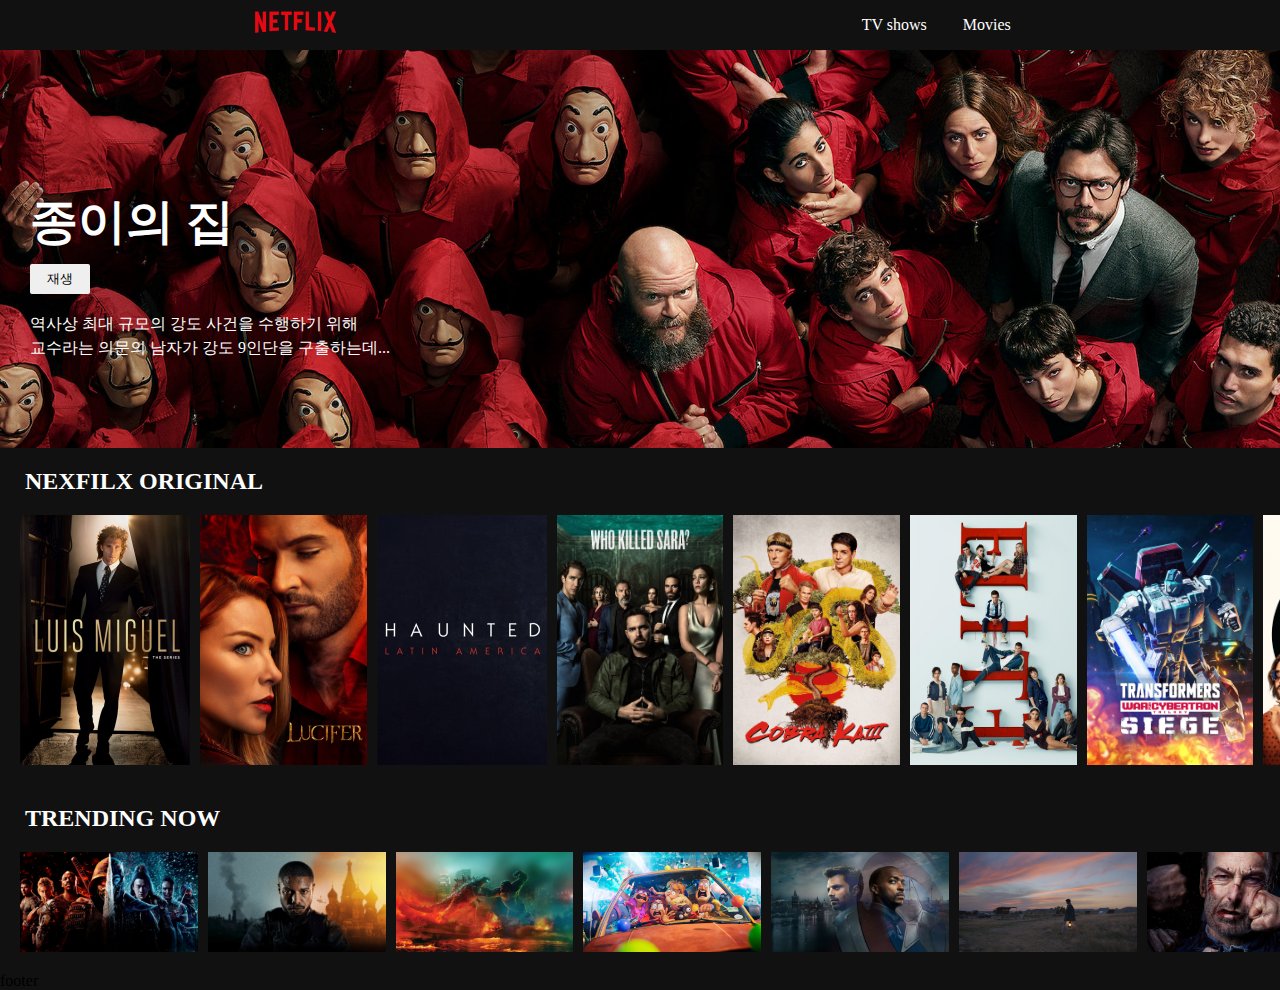
<file: index.html>
<!DOCTYPE html>
<html lang="en">
<head>
    <meta charset="UTF-8">
    <meta name="viewport" content="width=device-width, initial-scale=1.0">
    <title>Netfilx Clone</title>
    <link rel="stylesheet" href="styles.css" />
</head>
<body>
    <header>
        <nav class="navbar">
            <div class="logo">
                <a href="/">
                    <img id="logo" src="./img/netflix-logo.png" alt="netfilx logo">
                </a>
            </div>
            <ul>
                <li><a href="#">TV shows</a></li>
                <li><a href="#">Movies</a></li>
            </ul>
        </nav>
    </header>
    <main>
        <div class="banner">
            <div class="banner_contents">
                <h1 class="banner_title">종이의 집</h1>
                <div class="banner_btn">
                    <button>재생</button>
                </div>
                <p class="banner_descriptions">
                    역사상 최대 규모의 강도 사건을 수행하기 위해
                    <br />
                    교수라는 의문의 남자가 강도 9인단을 구출하는데...
                    </p>
            </div>
        </div>
        <div class="row">
            <h2>NEXFILX ORIGINAL</h2>
            <div class="row_posters">
                <img 
                    src="./img/large-movie1.jpg"
                    alt="NEXFILX ORIGINAL large movie1"
                    class="row_poster row_posterLarge"
                >
                <img 
                    src="./img/large-movie2.jpg"
                    alt="NEXFILX ORIGINAL large movie1"
                    class="row_poster row_posterLarge"
                >
                <img 
                    src="./img/large-movie3.jpg"
                    alt="NEXFILX ORIGINAL large movie1"
                    class="row_poster row_posterLarge"
                >
                <img 
                    src="./img/large-movie4.jpg"
                    alt="NEXFILX ORIGINAL large movie1"
                    class="row_poster row_posterLarge"
                >
                <img 
                    src="./img/large-movie5.jpg"
                    alt="NEXFILX ORIGINAL large movie1"
                    class="row_poster row_posterLarge"
                >
                <img 
                    src="./img/large-movie6.jpg"
                    alt="NEXFILX ORIGINAL large movie1"
                    class="row_poster row_posterLarge"
                >
                <img 
                    src="./img/large-movie7.jpg"
                    alt="NEXFILX ORIGINAL large movie1"
                    class="row_poster row_posterLarge"
                >
                <img 
                    src="./img/large-movie8.jpg"
                    alt="NEXFILX ORIGINAL large movie1"
                    class="row_poster row_posterLarge"
                >
                <img 
                    src="./img/large-movie1.jpg"
                    alt="NEXFILX ORIGINAL large movie1"
                    class="row_poster row_posterLarge"
                >
            </div>
        </div>
        <div class="row">
            <h2>TRENDING NOW</h2>
            <div class="row_posters">
                <img 
                    src="/img/small-movie1.jpg"
                    alt="TRENDING NOW movie1"
                    class="row_poster"
                />
                <img 
                    src="/img/small-movie2.jpg"
                    alt="TRENDING NOW movie1"
                    class="row_poster"
                />
                <img 
                    src="/img/small-movie3.jpg"
                    alt="TRENDING NOW movie1"
                    class="row_poster"
                />
                <img 
                    src="/img/small-movie4.jpg"
                    alt="TRENDING NOW movie1"
                    class="row_poster"
                />
                <img 
                    src="/img/small-movie5.jpg"
                    alt="TRENDING NOW movie1"
                    class="row_poster"
                />
                <img 
                    src="/img/small-movie6.jpg"
                    alt="TRENDING NOW movie1"
                    class="row_poster"
                />
                <img 
                    src="/img/small-movie7.jpg"
                    alt="TRENDING NOW movie1"
                    class="row_poster"
                />
                <img 
                    src="/img/small-movie1.jpg"
                    alt="TRENDING NOW movie1"
                    class="row_poster"
                />
            </div>
        </div>
    </main>
    <footer>
        footer
    </footer>
</body>
</html>
</file>
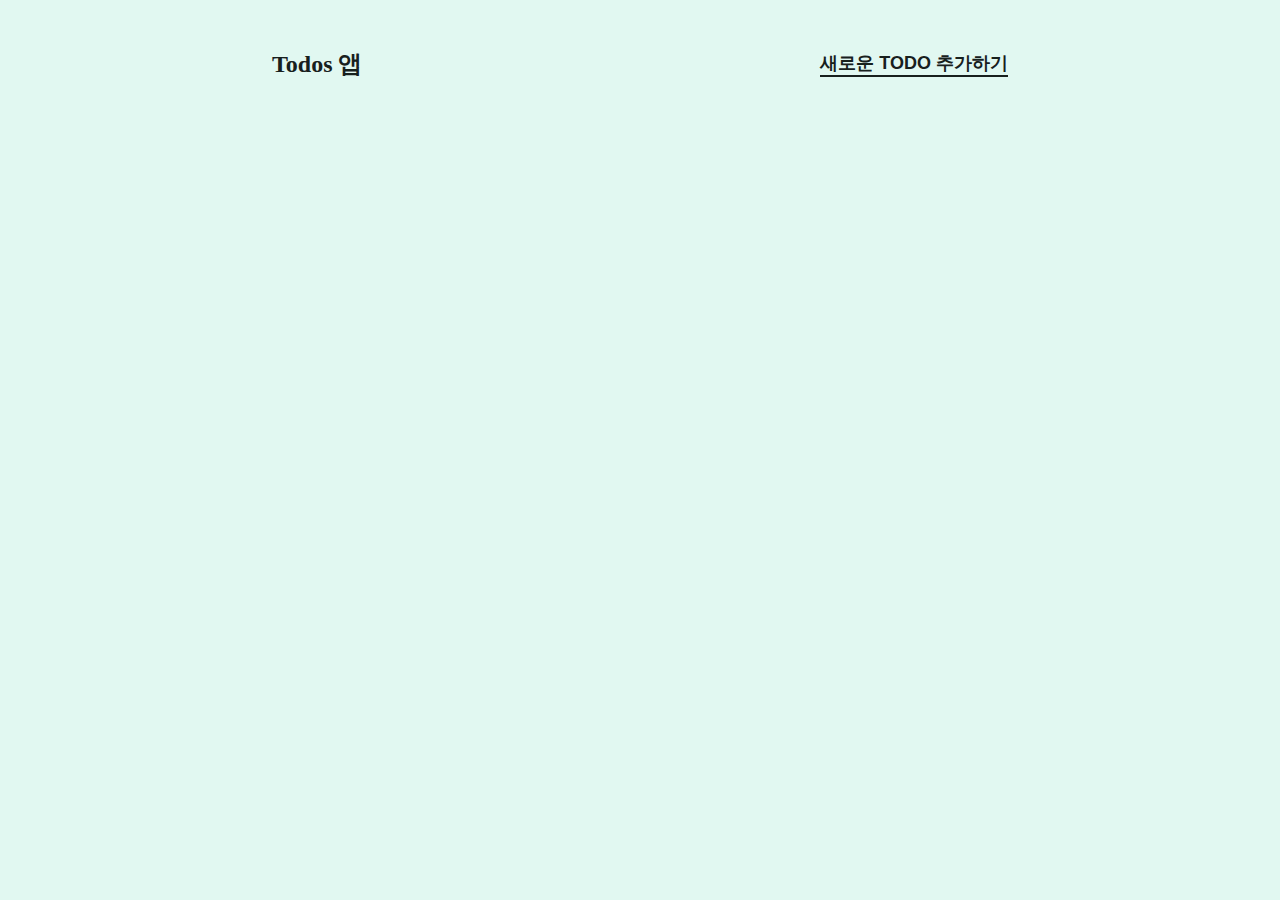
<file: 02.todo/index.html>
<!DOCTYPE html>
<html lang="en">
<head>
    <meta charset="UTF-8">
    <meta name="viewport" content="width=device-width, initial-scale=1.0">
    <title>ToDo</title>
    <link
      href="https://fonts.googleapis.com/icon?family=Material+Icons"
      rel="stylesheet"
    />
    <link href="./styles.css" rel="stylesheet" />
</head>
<body>
    <div class="app">
        <header>
            <h1>Todos 앱</h1>
            <button id="create-btn">새로운 TODO 추가하기</button>
        </header>
        <div class="todo-list" id="list">
        </div>
        <!-- <div class="todoContent">
            <input type="checkbox" />
            <input 
                type="text"
                class="content"
                placeholder="할일을 작성해주세요" 
                style="
                        /* padding: 5px;
                        border: none; 
                        border-bottom: #fff solid 2px;
                        background-color: transparent;
                        outline: none; */
                        "
                />
                <button class="material-icons" >edit</button>
                <button class="material-icons remove-btn">remove_circle</button>
        </div> -->
    </div>
    <script src="./script.js"></script>
</body>
</html>
</file>
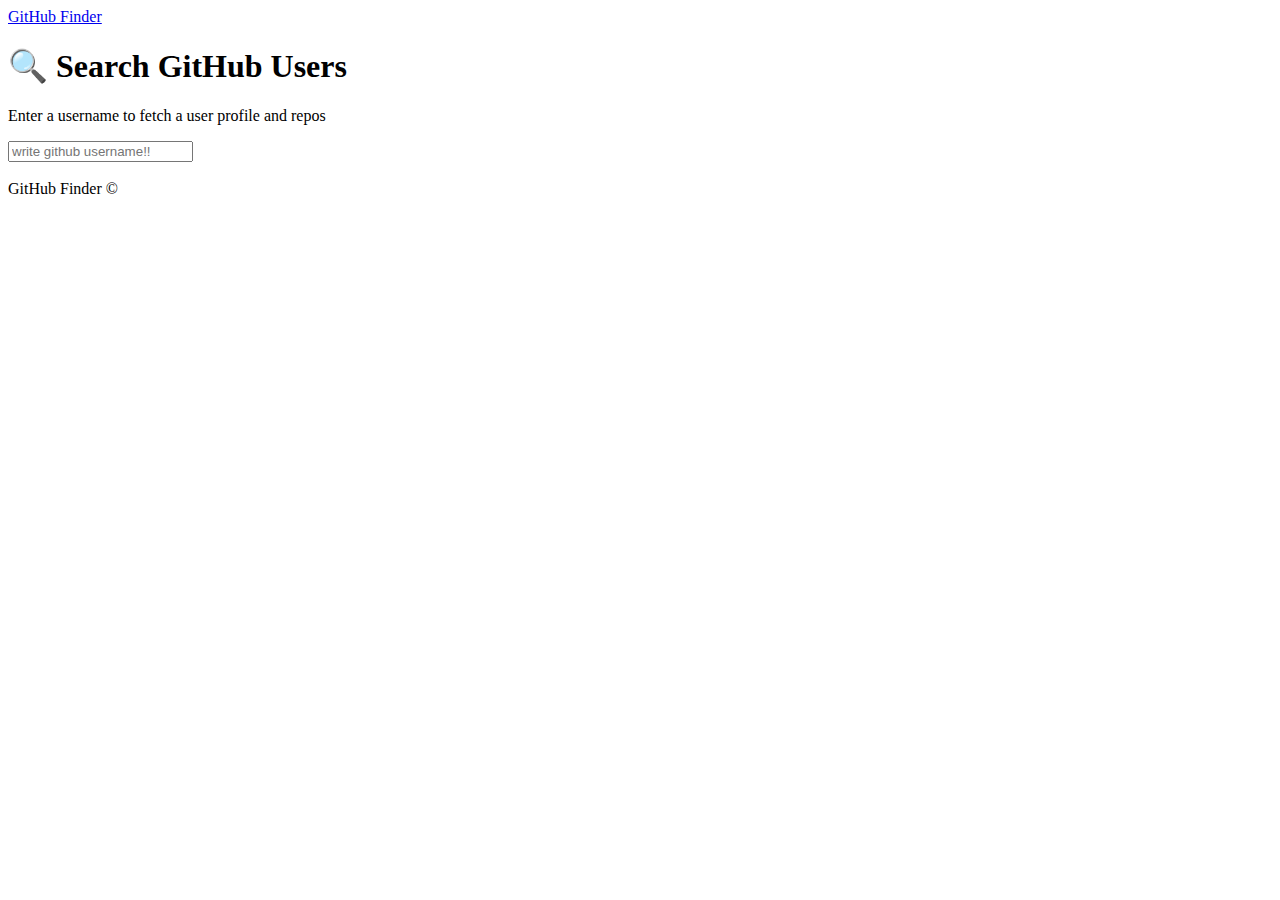
<file: 03.githubFinder/index.html>
<!DOCTYPE html>
<html lang="en">
<head>
    <meta charset="UTF-8">
    <meta name="viewport" content="width=device-width, initial-scale=1.0">
    <meta http-equiv="X-UA-Compatible" content="ie=edge">
    <!-- <link rel="stylesheet" href="./styles.css" /> -->
    <link rel="stylesheet" href="https://bootswatch.com/4/litera/bootstrap.min.css">
    <title>Github-Finder - flee</title>
</head>
<body>
    <nav class="navbar navbar-dark bg-primary mb-3">
        <div class="container">
            <a href="#" class="navbar-brand">GitHub Finder</a>
        </div>
    </nav>

    <div class="container searchContainer">
        <div class="search card card-body">
            <h1>🔍 Search GitHub Users</h1>
            <p class="lead"> Enter a username to fetch a user profile and repos</p>
            <input type="text" id="'searchUser" class="form-control" placeholder="write github username!!"/>
        </div>

        <br />

        <div id="profile"></div>
    </div>

    <footer class="mt-5 p-3 text-center bg-light">
        GitHub Finder &copy;
    </footer>

    <script src="https://code.jquery.com/jquery-3.2.1.slim.min.js" integrity="sha384-KJ3o2DKtIkvYIK3UENzmM7KCkRr/rE9/Qpg6aAZGJwFDMVNA/GpGFF93hXpG5KkN" crossorigin="anonymous"></script>
    <script src="https://cdnjs.cloudflare.com/ajax/libs/popper.js/1.12.3/umd/popper.min.js" integrity="sha384-vFJXuSJphROIrBnz7yo7oB41mKfc8JzQZiCq4NCceLEaO4IHwicKwpJf9c9IpFgh" crossorigin="anonymous"></script>
    <script src="https://maxcdn.bootstrapcdn.com/bootstrap/4.0.0-beta.2/js/bootstrap.min.js" integrity="sha384-alpBpkh1PFOepccYVYDB4do5UnbKysX5WZXm3XxPqe5iKTfUKjNkCk9SaVuEZflJ" crossorigin="anonymous"></script>

    <script src="github.js"></script>
    <script src="ui.js"></script>
    <script src="app.js"></script>
</body>
</body>
</html>
</file>
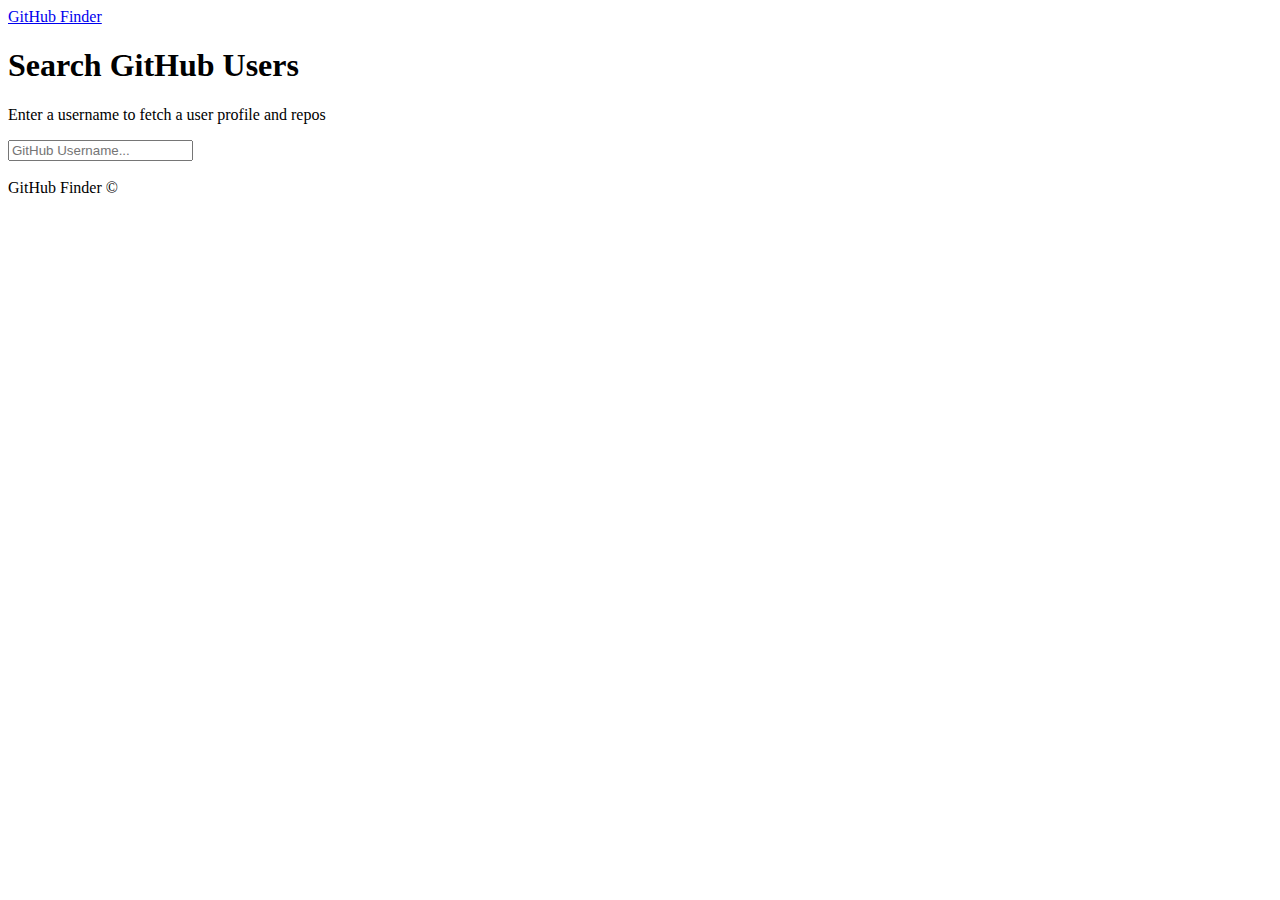
<file: 4.js-githubfinder-app/index.html>
<!DOCTYPE html>
<html lang="en">
<head>
  <meta charset="UTF-8">
  <meta name="viewport" content="width=device-width, initial-scale=1.0">
  <meta http-equiv="X-UA-Compatible" content="ie=edge">
  <link rel="stylesheet" href="https://bootswatch.com/4/litera/bootstrap.min.css">
  <title>GitHub Finder</title>
</head>
<body>
  <nav class="navbar navbar-dark bg-primary mb-3">
    <div class="container">
      <a href="#" class="navbar-brand">GitHub Finder</a>
    </div>
  </nav>
  <div class="container searchContainer">
    <div class="search card card-body">
      <h1>Search GitHub Users</h1>
      <p class="lead">Enter a username to fetch a user profile and repos</p>
      <input type="text" id="searchUser" class="form-control" placeholder="GitHub Username...">
    </div>
    <br>
    <div id="profile"></div>
  </div>

  <footer class="mt-5 p-3 text-center bg-light">
    GitHub Finder &copy;
  </footer>
  
  <script src="https://code.jquery.com/jquery-3.2.1.slim.min.js" integrity="sha384-KJ3o2DKtIkvYIK3UENzmM7KCkRr/rE9/Qpg6aAZGJwFDMVNA/GpGFF93hXpG5KkN" crossorigin="anonymous"></script>
  <script src="https://cdnjs.cloudflare.com/ajax/libs/popper.js/1.12.3/umd/popper.min.js" integrity="sha384-vFJXuSJphROIrBnz7yo7oB41mKfc8JzQZiCq4NCceLEaO4IHwicKwpJf9c9IpFgh" crossorigin="anonymous"></script>
  <script src="https://maxcdn.bootstrapcdn.com/bootstrap/4.0.0-beta.2/js/bootstrap.min.js" integrity="sha384-alpBpkh1PFOepccYVYDB4do5UnbKysX5WZXm3XxPqe5iKTfUKjNkCk9SaVuEZflJ" crossorigin="anonymous"></script>

  <script src="github.js"></script>
  <script src="ui.js"></script>
  <script src="app.js"></script>
</body>
</html>
</file>
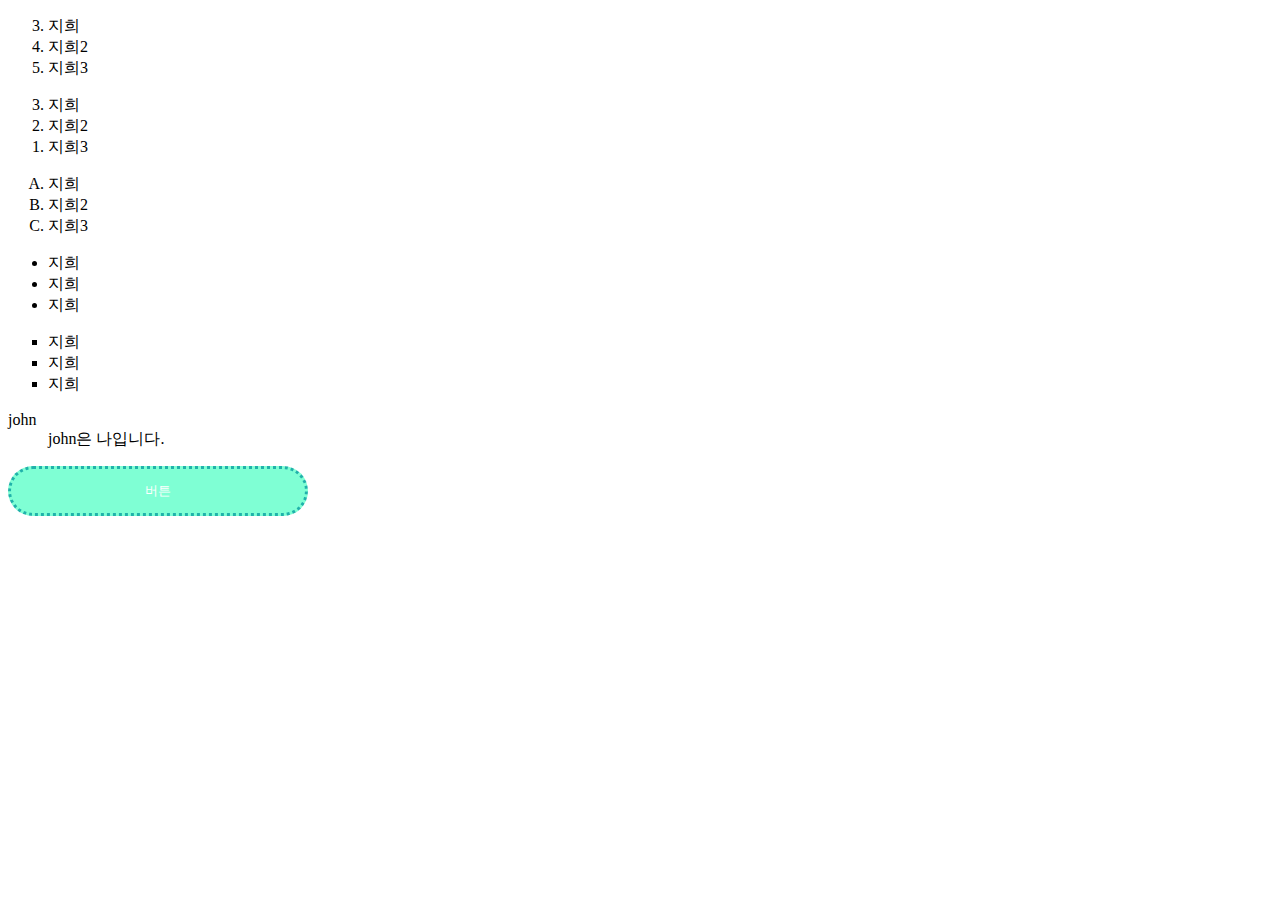
<file: htmlCss/3.basic-03/index.html>
<!DOCTYPE html>
<html lang="en">
<head>
    <meta charset="UTF-8">
    <meta name="viewport" content="width=device-width, initial-scale=1.0">
    <title>Document</title>
    <style>
        button{
            background-color: aquamarine;
            color: white;
            height: 50px;
            width: 300px;
            border: none;
            border-radius: 35px;
            cursor: pointer;
            border-color: lightseagreen;
            border-style: dotted;
            border-width: 3px;
        }
    </style>
</head>
<body>
    <ol start="3">
        <li>지희</li>
        <li>지희2</li>
        <li>지희3</li>
    </ol>
    <ol reversed>
        <li>지희</li>
        <li>지희2</li>
        <li>지희3</li>
    </ol>
    <ol type="A">
        <li>지희</li>
        <li>지희2</li>
        <li>지희3</li>
    </ol>
    <ul>
        <li>지희</li>
        <li>지희</li>
        <li>지희</li>
    </ul>
    <ul type="square">
        <li>지희</li>
        <li>지희</li>
        <li>지희</li>
    </ul>
    <dl>
        <dt>john</dt>
        <dd>john은 나입니다.</dd>
    </dl>

    <button>버튼</button>
</body>
</html>
</file>
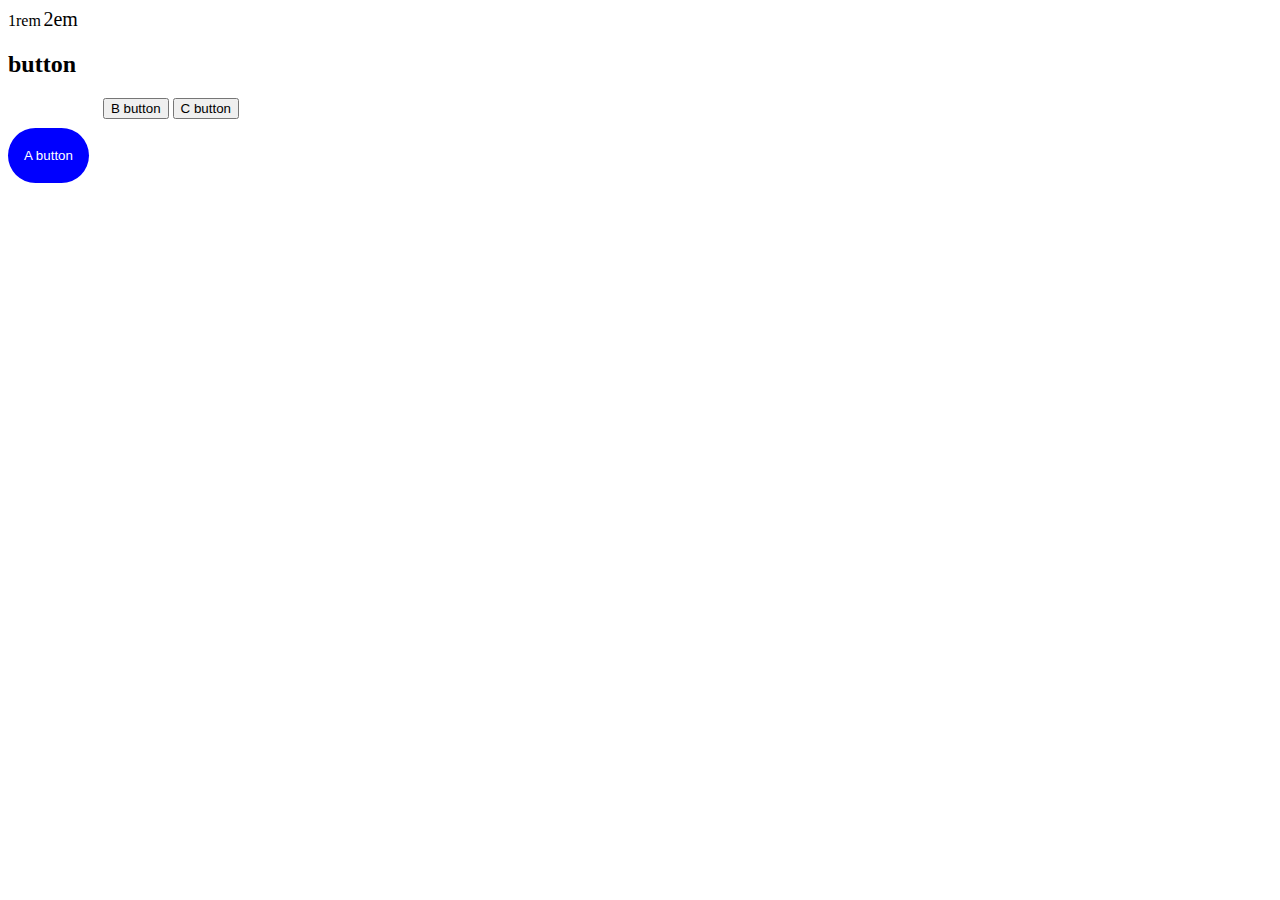
<file: htmlCss/5.basic-05/index.html>
<!DOCTYPE html>
<html lang="en">
<head lang="en" style="font-size: 25px;">
    <meta charset="UTF-8">
    <meta name="viewport" content="width=device-width, initial-scale=1.0">
    <title>Document</title>
    <link rel="stylesheet" href="./styles.css"/>
</head>
<body>
    <div style="font-size: 10px;">
        <span style="font-size: 1rem;">1rem</span>
        <span style="font-size: 2em;">2em</span>
    </div>

    <h2>button</h2>
    <button class="a-button">A button</button>
    <button>B button</button>
    <button>C button</button>
</body>
</html>
</file>
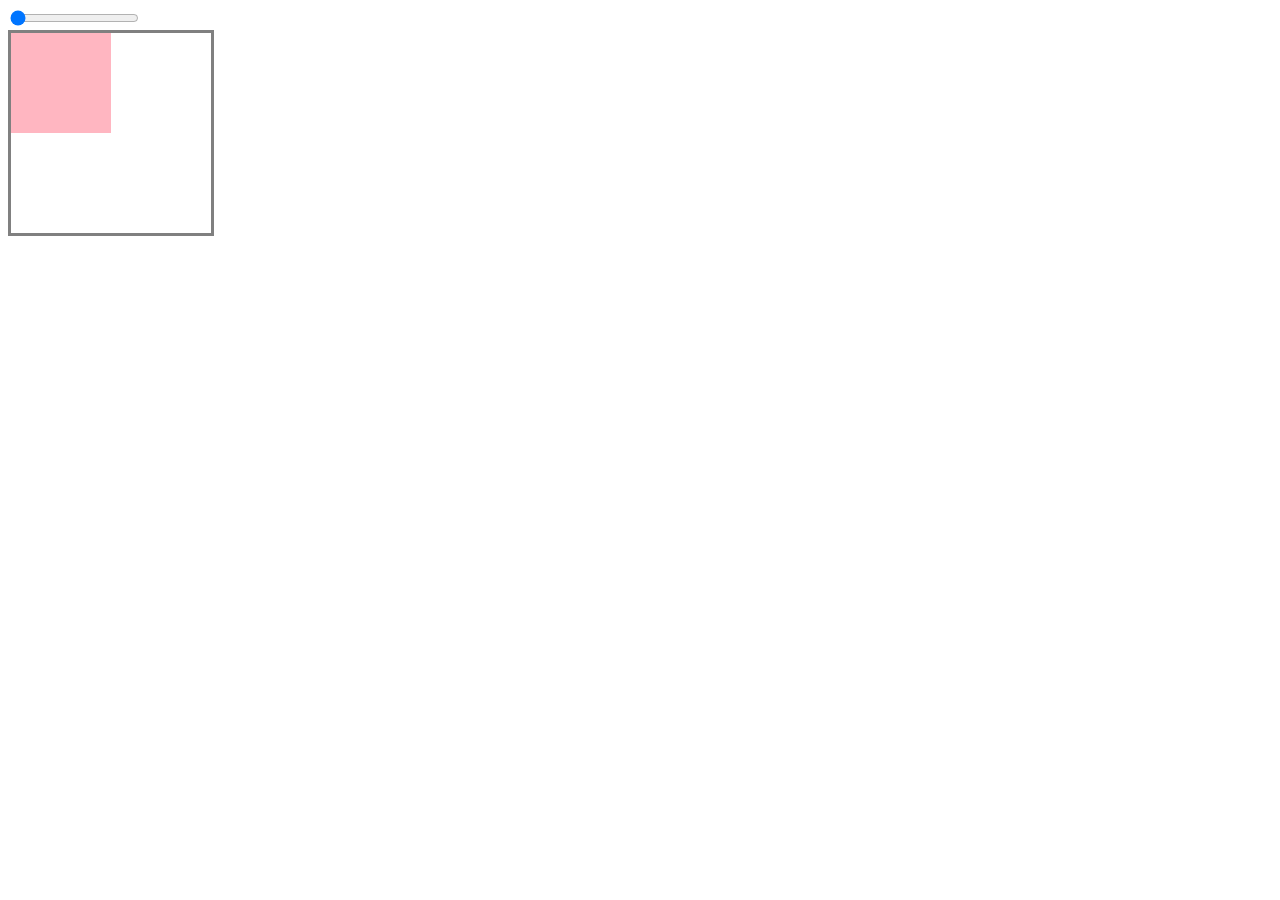
<file: study/containerQuery/index.html>
<!DOCTYPE html>
<html lang="en">
<head>
    <meta charset="UTF-8">
    <meta name="viewport" content="width=device-width, initial-scale=1.0">
    <title>Document</title>
    <style>
        .container{
            container-type: inline-size;
            container-name: container-query-study;

            border: 3px solid gray;
            width: 200px;
            height: 200px;
            display: grid;
        }

        .item{
            width: 100px;
            height: 100px;
            background: lightblue;
        }

        @container container-query-study (max-width:200px){
            .item{
                background-color: lightpink;

            }
        }
    </style>
</head>
<body>
    <input 
        type="range"
        value="200"
        id="width"
        name="width"
        min="200"
        max="300"
        onInput="handleInput(event)"
    />

    <div class="container">
        <div class="item"></div>
    </div>

    <script>
        const containerElem=document.querySelector(".container")
        function handleInput(e){
            console.log(e.target.value);
            containerElem.style.width=`${e.target.value}px`;
        }
    </script>
</body>
</html>
</file>
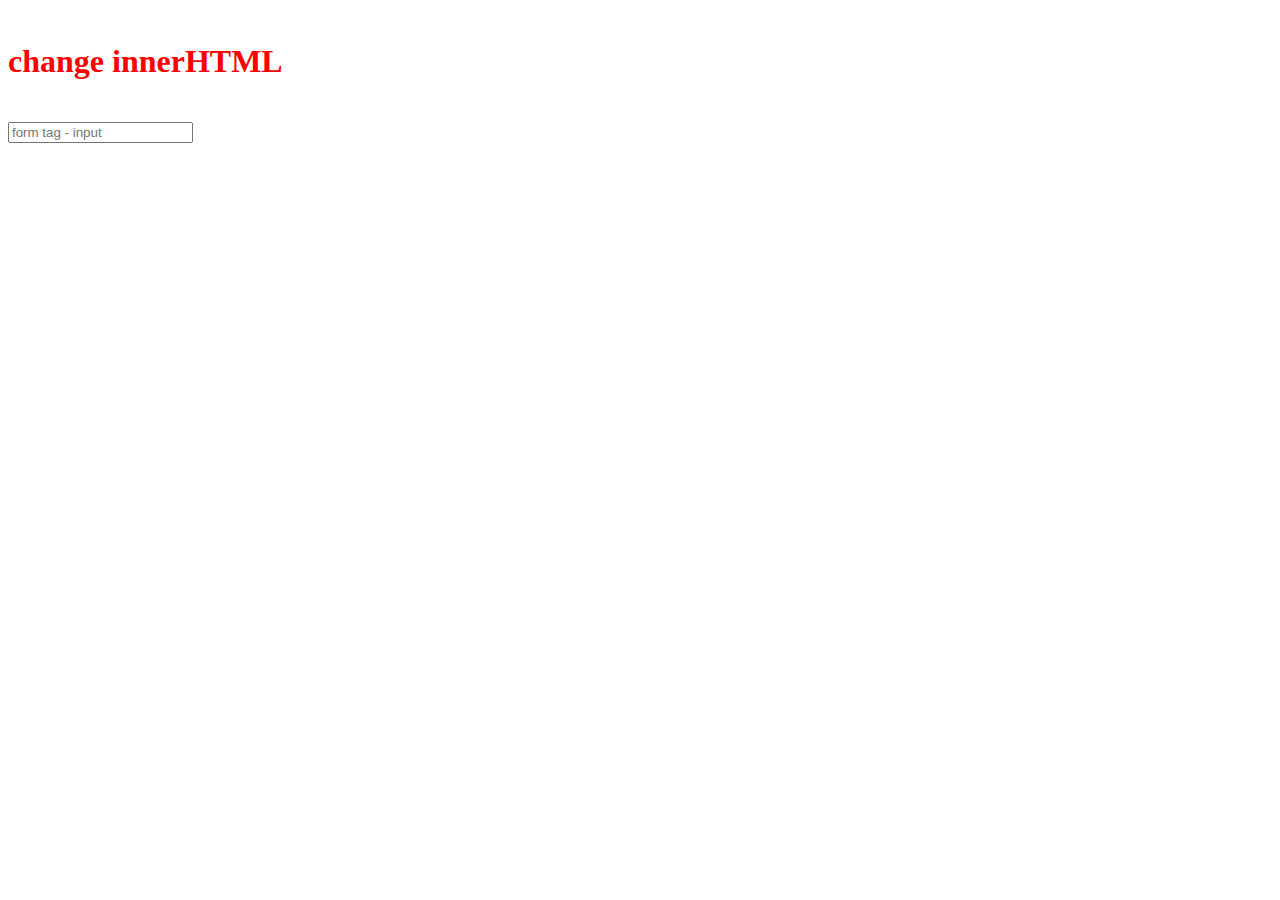
<file: study/document/index.html>
<!DOCTYPE html>
<html lang="en">
<head>
    <meta charset="UTF-8">
    <meta name="viewport" content="width=device-width, initial-scale=1.0">
    <link href="">
    <title>Document - Bootstrap</title>
</head>
<body>
    <h1 id="h1Header">hello! Bootstrap</h1>
    <form id="form-id" class="name">
        <input type="text" placeholder="form tag - input"/>
    </form>
    <script src="./script.js"></script>
</body>
</html>
</file>
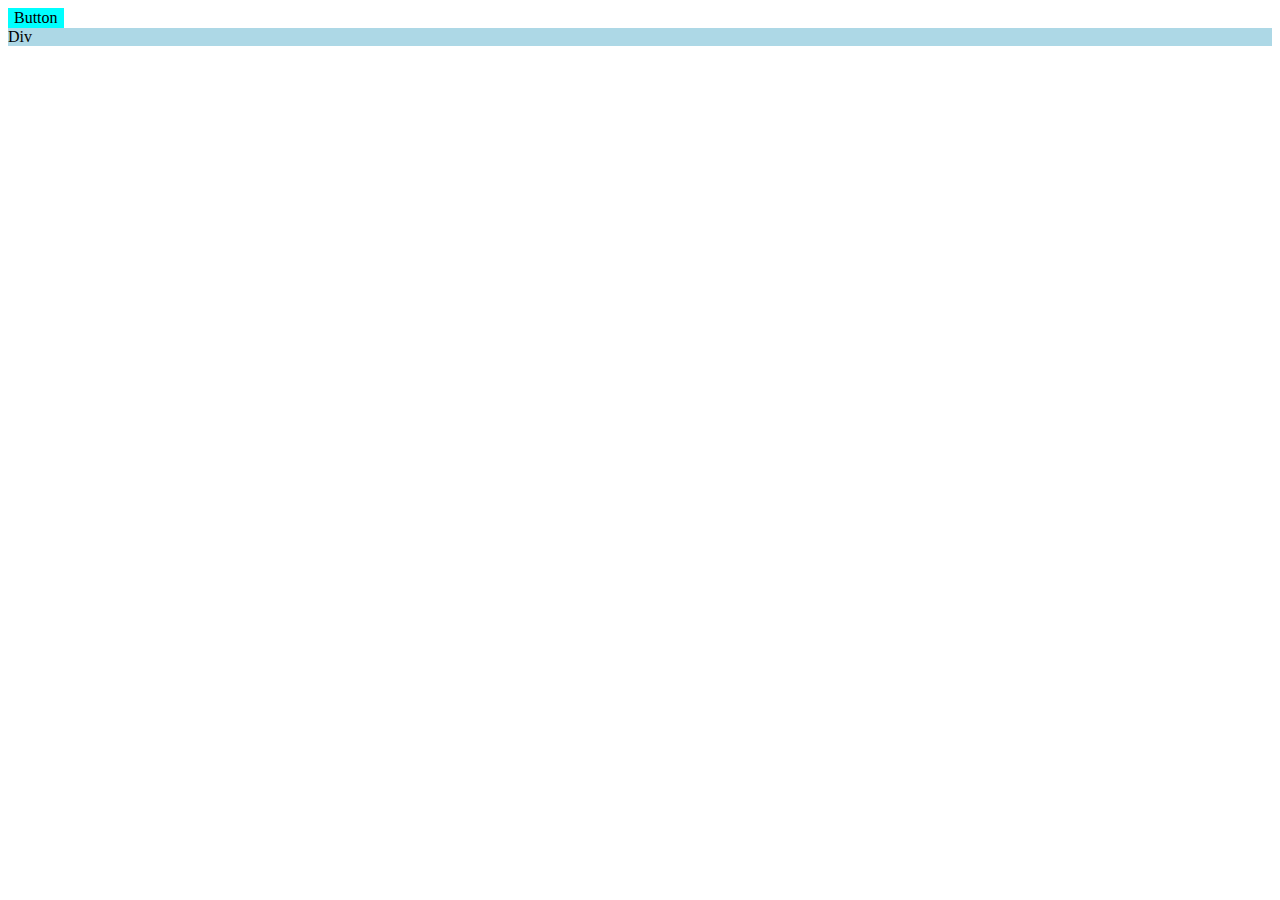
<file: study/initial-inherit-reset-revert/index.html>
<!DOCTYPE html>
<html lang="en">
<head>
    <meta charset="UTF-8">
    <meta name="viewport" content="width=device-width, initial-scale=1.0">
    <title>Document</title>
    <style>
        button{
            background-color: aqua;
            border: none;
            font-size: 1rem;
            font-family: Roboto;
        }
        div{
            background-color: lightblue;
            /* display: initial; */
        }
    </style>
</head>
<body>
    <!-- initial : 원래 속성값 -->
    <button>Button</button>
    <div>Div</div>
</body>
</html>
</file>
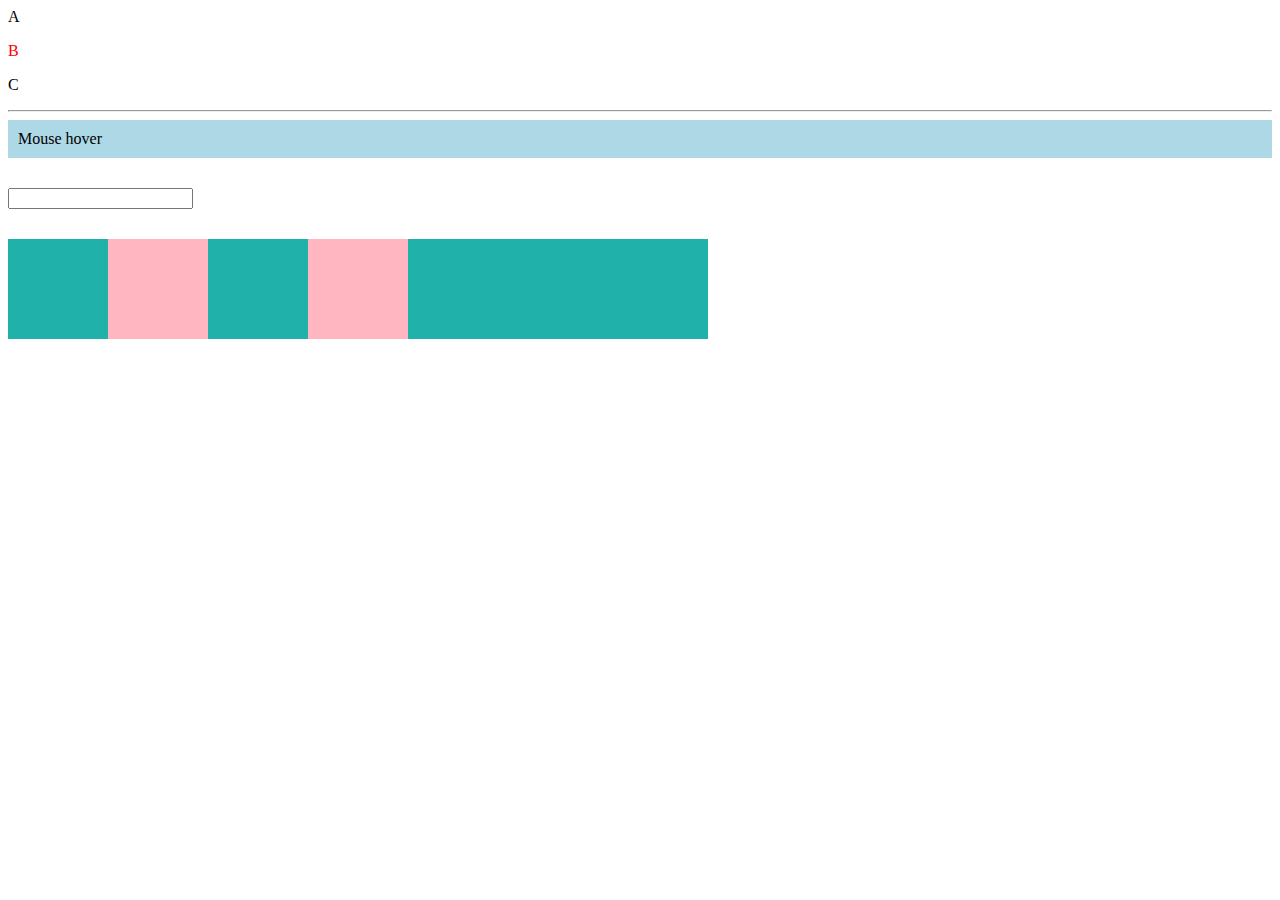
<file: htmlCss/7.basic-07/class.html>
<!DOCTYPE html>
<html lang="en">
<head>
    <meta charset="UTF-8">
    <meta name="viewport" content="width=device-width, initial-scale=1.0">
    <title>Class</title>
    <style>
        .parent p:first-of-type{
            color: red;
        }

        .container{
            background-color: lightblue;
            padding: 10px;
            margin-bottom: 30px;
        }
        .container:hover{
            background-color:lightcoral;
        }
        .focus-input:hover{
            background: lightgreen;
        }
        .container-two>div{
            margin-top: 30px;
            width: 100px;
            height: 100px;
            float: left;
            background-color: lightpink;
        }
        .container-two>div:nth-child(2n+1){
            background-color: lightseagreen;
        }
        .container-two>div:last-child{
            width: 300px;
        }
    </style>
</head>
<body>
    <div class="parent">
        <span>A</span>
        <p>B</p>
        <p>C</p>
    </div>
    <hr />
    <div class="container container-box">
        Mouse hover
    </div>
    <input class="focus-input" type="text"/>
    <div class="container-two">
        <div></div>
        <div></div>
        <div></div>
        <div></div>
        <div></div>
    </div>
</body>
</html>
</file>
<file: styles.css>
/* 전역 스타일링 : * */
*{
    margin: 0;
    padding: 0;
}

body{
    background-color: #111;
}

.navbar{
    display: flex;
    justify-content: space-around;
    align-items: center;

    flex-wrap: wrap;

    width: 100%;

    position: fixed;
    top: 0;
    z-index: 1;
    
    background-color: #111;
}

.navbar ul {
    display: flex;
    align-items: center;
    flex-wrap: wrap;
}

.navbar li{
    list-style: none;
    padding: 1rem;
}

.navbar a{
    padding: 2px 2px;
    text-decoration: none;

    color: white;
}

.navbar a:hover{
    color: gray;
}

.logo{
    display: flex;
    align-items: center;

    width: 90px;
    height: 45px;
}

.logo img{
    width: 100%;
}

/* banner */
.banner{
    background-image: url("img/banner.jpg");
    background-size: cover;
    background-position: center;
    height: 448px;
    color: white;
}

.banner_contents{
    margin-left: 30px;
    padding-top: 190px;
    height: 190px;
}

.banner_title{
    font-size: 3rem;
    font-weight: 800;
    padding-bottom: 0.3rem;
}

.banner_btn{
    margin-top: 5px;
    margin-bottom: 10px;
}

.banner_btn button{
    width: 60px;
    height: 30px;
    border-radius: 2px;
    border: 1px solid transparent;
}

.banner_btn button:hover{
    background-color: rgb(171,163,163);
    cursor: pointer;
}

.banner_descriptions{
    line-height: 1.5;
    padding-top: 0.5rem;
    font-size: 1rem;
}

/* row */
.row{
    color: white;
}

.row h2 {
    margin-left: 25px;
    margin-top: 20px;
}

.row_poster{
    width: 100;
    object-fit: contain;
    max-height: 100px;
    margin-right: 10px;

    transition: transform 450ms;
}

.row_posters{
    display: flex;
    overflow-y: hidden;
    overflow-x: scroll;
    padding: 20px;
}

.row_poster:hover {
    transform: scale(1.1);
}

.row_posters::-webkit-scrollbar {
    display: none;
}

.row_posterLarge{
    max-height: 250px;
}
</file>
<file: 02.todo/styles.css>
*{
    margin: 0;
    padding: 0;
    box-sizing: border-box;
}

button{
    background-color: transparent;
    outline: none;
    border: none;
    cursor: pointer;
}

input{
    outline: none;
    border: none;
    background-color: transparent;
    border-bottom:2px solid #17201d;
}

body{
    color: #17201d;
    background-color: #e1f8f1;
    
    min-height: 100vh;
    display: flex;
    justify-content: center;
    padding: 2rem 1.5rem;
}

.app{
    width: 100%;
    max-width: 768px;
    align-items: center;

}
.app header{
    display: flex;
    flex-direction: row;
    justify-content: space-between;
    align-items: center;

    margin: 1rem;

    font-weight: 700;

}

.app header h1{
    color: #17201d;
    font-size: 24px;
    font-weight: 600;
}

.app header h1:hover{
    opacity: 0.7;
}

.app header button{
    color: #17201d;
    font-size: 18px;
    font-weight: 800;
    /* text-transform: uppercase; */

    border-bottom: 2px solid #17201d;

    cursor: pointer;
}

.app header button:hover{
    opacity: 0.7;
}

.item{
    display: flex;
    align-items: center;
    justify-content: space-between;
    padding: 1.5rem;
    border-radius: 1rem;
    background-color: #57c7a5;
    box-shadow: 0 0 4px rgba(0, 0, 0, 0.1);
    margin-bottom: 1.5rem;
}

.item:last-of-type{
    margin-bottom: 0;
}

.item input[type="checkbox"]{
    margin-right: 1rem;
}

.item input[type='text']{
    width: 50%;
    appearance: none;
    background: none;

    border: none;
    outline: none;

    font-weight: 400;
    color: black;
    font-size: 20px;
    flex: 1 1 0%;
    margin-right: 1rem;
}

.item input[type="text"]:not(:disabled){
    border-bottom: 2px solid #21a87f;
}

.item.complete {
    opacity: 0.7;
}

.item.complete input[type='text']{
    text-decoration: line-through;
}

.item:hover,
.item:focus-within{
    outline: 2px solid #fff;
}

.actions button{
    color: #17201d;
    margin-right: 1rem;
    opacity: 0.7;
    transform: 0.1s;
}

.actions button.remove-btn{
    color: #17201d;
}

.actions button:hover{
    opacity: 1;
}

.actions button:last-of-type{
    margin-right: 0;
}

/* .todoContent{
    display: flex;
    flex-direction: row;
    justify-content: space-around;
    padding: 30px 75px;

    color: white;
    background-color: #57c7a5;

    border-radius: 35px;
}

.todoContent input{
    margin: 0px 15px;
}

.todoContent button{
    border: none;
    background-color: transparent;
}

.todoContent input:hover{
    color: #1e7158;
} */
</file>
<file: htmlCss/5.basic-05/styles.css>
.a-button{
    background-color: blue;
    color: white;
    border: none;
    border-radius: 30px;
    cursor: pointer;
    margin-right: 10px;
    margin-top:30px;
    padding-top:20px;
    padding-bottom: 20px;
    padding-left: 16px;
    padding-right: 16px;
    /* transition: opacity 0.15s, background-color 0.3s ease-in; */
    transition: opacity 3s ease-in;
    vertical-align: top;
}
.a-button:hover{
    opacity: 0.7;
    background-color: black;
}
.a-button:active{
    opacity:0.1;
}
</file>
